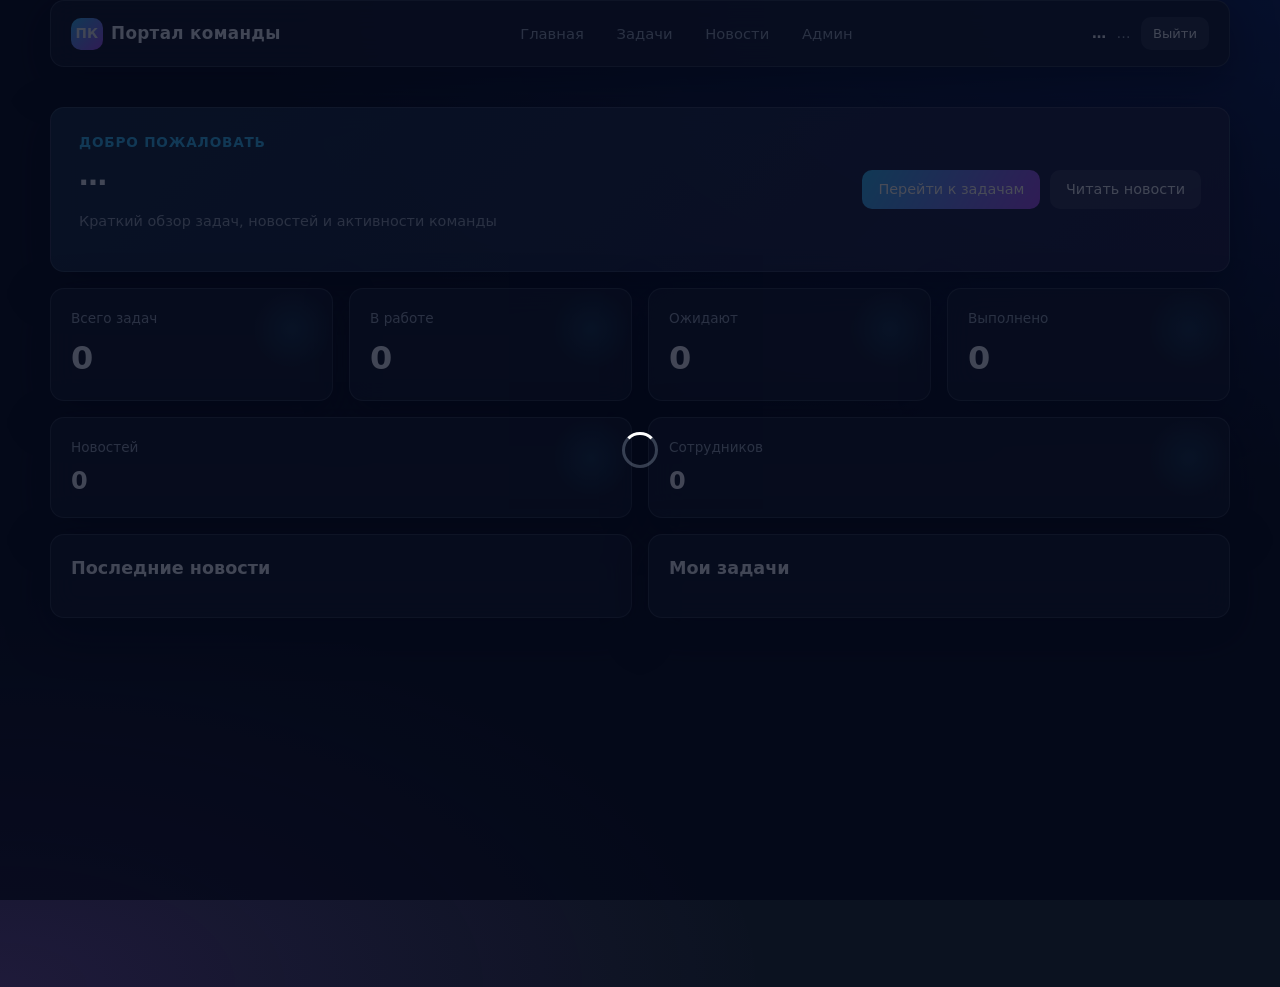
<file: public/index.html>
<!doctype html>
<html lang="ru">
<head>
  <meta charset="UTF-8">
  <meta name="viewport" content="width=device-width, initial-scale=1.0">
  <title>Главная — Портал команды</title>
  <link rel="stylesheet" href="assets/css/style.css">
</head>
<body data-page="home">
  <div id="globalLoader" class="loader hidden"><div class="spinner"></div></div>
  <div id="toastWrap" class="toast-wrap"></div>
  <header class="card header container">
    <div class="brand"><span class="brand-mark">ПК</span><span>Портал команды</span></div>
    <nav class="nav">
      <a data-page="home" href="index.html">Главная</a>
      <a data-page="tasks" href="tasks.html">Задачи</a>
      <a data-page="news" href="news.html">Новости</a>
      <a data-page="admin" id="adminLink" href="admin.html">Админ</a>
    </nav>
    <div class="user-bar">
      <span><strong id="currentUserName">…</strong></span>
      <span id="currentUserRole">…</span>
      <button id="logoutBtn" type="button" class="btn secondary btn-sm">Выйти</button>
    </div>
  </header>
  <main class="page">
    <div class="container">
      <section class="card welcome-hero">
        <div>
          <p class="welcome-label">Добро пожаловать</p>
          <h1 id="welcomeName">…</h1>
          <p class="muted">Краткий обзор задач, новостей и активности команды</p>
        </div>
        <div class="welcome-actions">
          <a class="btn" href="tasks.html">Перейти к задачам</a>
          <a class="btn secondary" href="news.html">Читать новости</a>
        </div>
      </section>

      <section class="grid stats">
        <article class="card stat-card"><h3>Всего задач</h3><p id="statTotal">0</p></article>
        <article class="card stat-card"><h3>В работе</h3><p id="statProgress">0</p></article>
        <article class="card stat-card"><h3>Ожидают</h3><p id="statPending">0</p></article>
        <article class="card stat-card"><h3>Выполнено</h3><p id="statCompleted">0</p></article>
      </section>

      <section class="grid stats secondary-stats">
        <article class="card stat-card compact"><h3>Новостей</h3><p id="statNews">0</p></article>
        <article class="card stat-card compact"><h3>Сотрудников</h3><p id="statUsers">0</p></article>
      </section>

      <section class="grid" style="grid-template-columns:repeat(auto-fit,minmax(300px,1fr))">
        <article class="card section-card">
          <h3>Последние новости</h3>
          <ul id="latestNews" class="feed-list"></ul>
        </article>
        <article class="card section-card">
          <h3>Мои задачи</h3>
          <ul id="myTasks" class="feed-list"></ul>
        </article>
      </section>
    </div>
  </main>
  <script type="module" src="assets/js/pages/dashboard.js"></script>
</body>
</html>
</file>
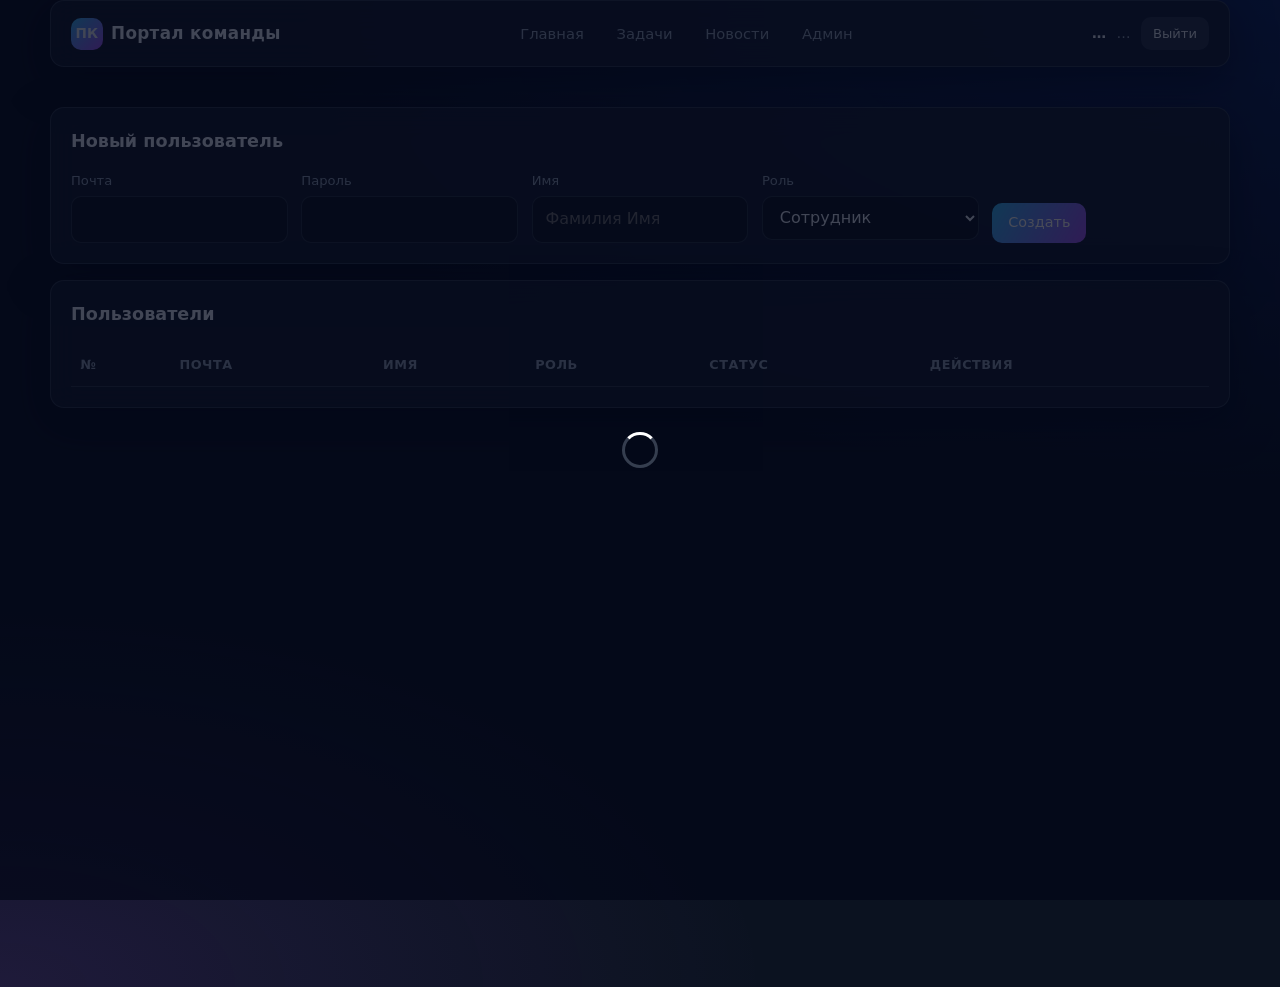
<file: public/admin.html>
<!doctype html>
<html lang="ru">
<head>
  <meta charset="UTF-8">
  <meta name="viewport" content="width=device-width, initial-scale=1.0">
  <title>Админ-панель — Портал команды</title>
  <link rel="stylesheet" href="assets/css/style.css">
</head>
<body data-page="admin">
  <div id="globalLoader" class="loader hidden"><div class="spinner"></div></div>
  <div id="toastWrap" class="toast-wrap"></div>
  <header class="card header container">
    <div class="brand"><span class="brand-mark">ПК</span><span>Портал команды</span></div>
    <nav class="nav">
      <a data-page="home" href="index.html">Главная</a>
      <a data-page="tasks" href="tasks.html">Задачи</a>
      <a data-page="news" href="news.html">Новости</a>
      <a data-page="admin" id="adminLink" href="admin.html">Админ</a>
    </nav>
    <div class="user-bar">
      <span><strong id="currentUserName">…</strong></span>
      <span id="currentUserRole">…</span>
      <button id="logoutBtn" type="button" class="btn secondary btn-sm">Выйти</button>
    </div>
  </header>
  <main class="page">
    <div class="container grid">
      <section class="card section-card">
        <h2>Новый пользователь</h2>
        <form id="createUserForm" class="form-grid" style="grid-template-columns:repeat(auto-fit,minmax(180px,1fr))">
          <div>
            <label for="userEmail">Почта</label>
            <input id="userEmail" name="email" type="email" required>
          </div>
          <div>
            <label for="userPassword">Пароль</label>
            <input id="userPassword" name="password" type="password" minlength="6" required>
          </div>
          <div>
            <label for="userName">Имя</label>
            <input id="userName" name="full_name" placeholder="Фамилия Имя">
          </div>
          <div>
            <label for="userRole">Роль</label>
            <select id="userRole" name="role">
              <option value="employee">Сотрудник</option>
              <option value="admin">Администратор</option>
            </select>
          </div>
          <div style="align-self:end">
            <button type="submit">Создать</button>
          </div>
        </form>
      </section>
      <section class="card section-card table-wrap">
        <h2>Пользователи</h2>
        <table>
          <thead>
            <tr>
              <th>№</th>
              <th>Почта</th>
              <th>Имя</th>
              <th>Роль</th>
              <th>Статус</th>
              <th>Действия</th>
            </tr>
          </thead>
          <tbody id="usersTableBody"></tbody>
        </table>
      </section>
    </div>
  </main>
  <script type="module" src="assets/js/pages/admin.js"></script>
</body>
</html>
</file>
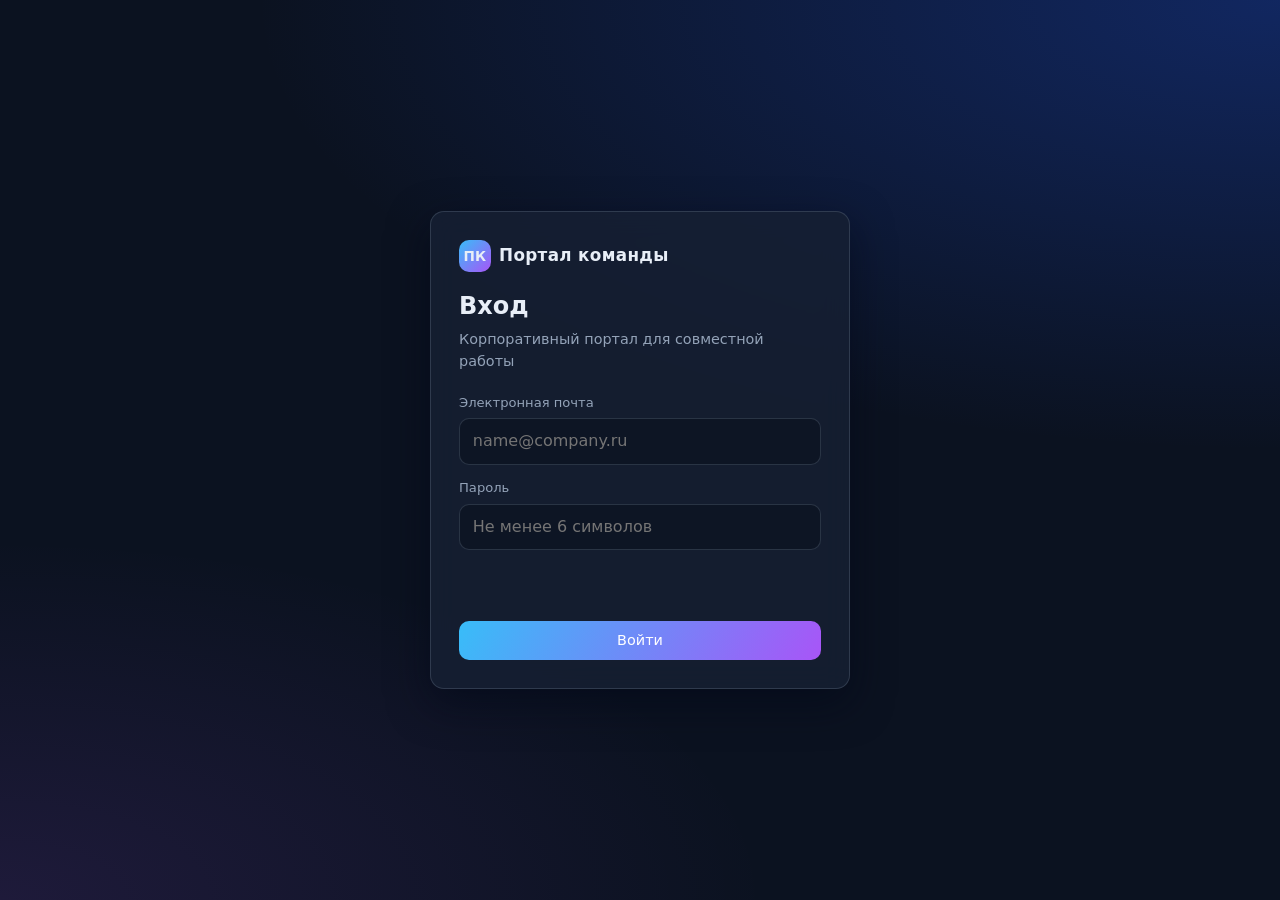
<file: public/login.html>
<!doctype html>
<html lang="ru">
<head>
  <meta charset="UTF-8">
  <meta name="viewport" content="width=device-width, initial-scale=1.0">
  <title>Вход — Портал команды</title>
  <link rel="stylesheet" href="assets/css/style.css">
</head>
<body>
  <div id="globalLoader" class="loader hidden"><div class="spinner"></div></div>
  <div id="toastWrap" class="toast-wrap"></div>
  <main class="login-wrap">
    <section class="card login-card">
      <div class="brand" style="margin-bottom:1rem">
        <span class="brand-mark">ПК</span>
        <span>Портал команды</span>
      </div>
      <h1>Вход</h1>
      <p class="muted subtitle">Корпоративный портал для совместной работы</p>
      <form id="loginForm" class="form-grid">
        <div>
          <label for="email">Электронная почта</label>
          <input id="email" name="email" type="email" placeholder="name@company.ru" required>
        </div>
        <div>
          <label for="password">Пароль</label>
          <input id="password" name="password" type="password" minlength="6" placeholder="Не менее 6 символов" required>
        </div>
        <p id="loginError" class="error-text"></p>
        <button type="submit">Войти</button>
      </form>
    </section>
  </main>
  <script type="module" src="assets/js/pages/login.js"></script>
</body>
</html>
</file>
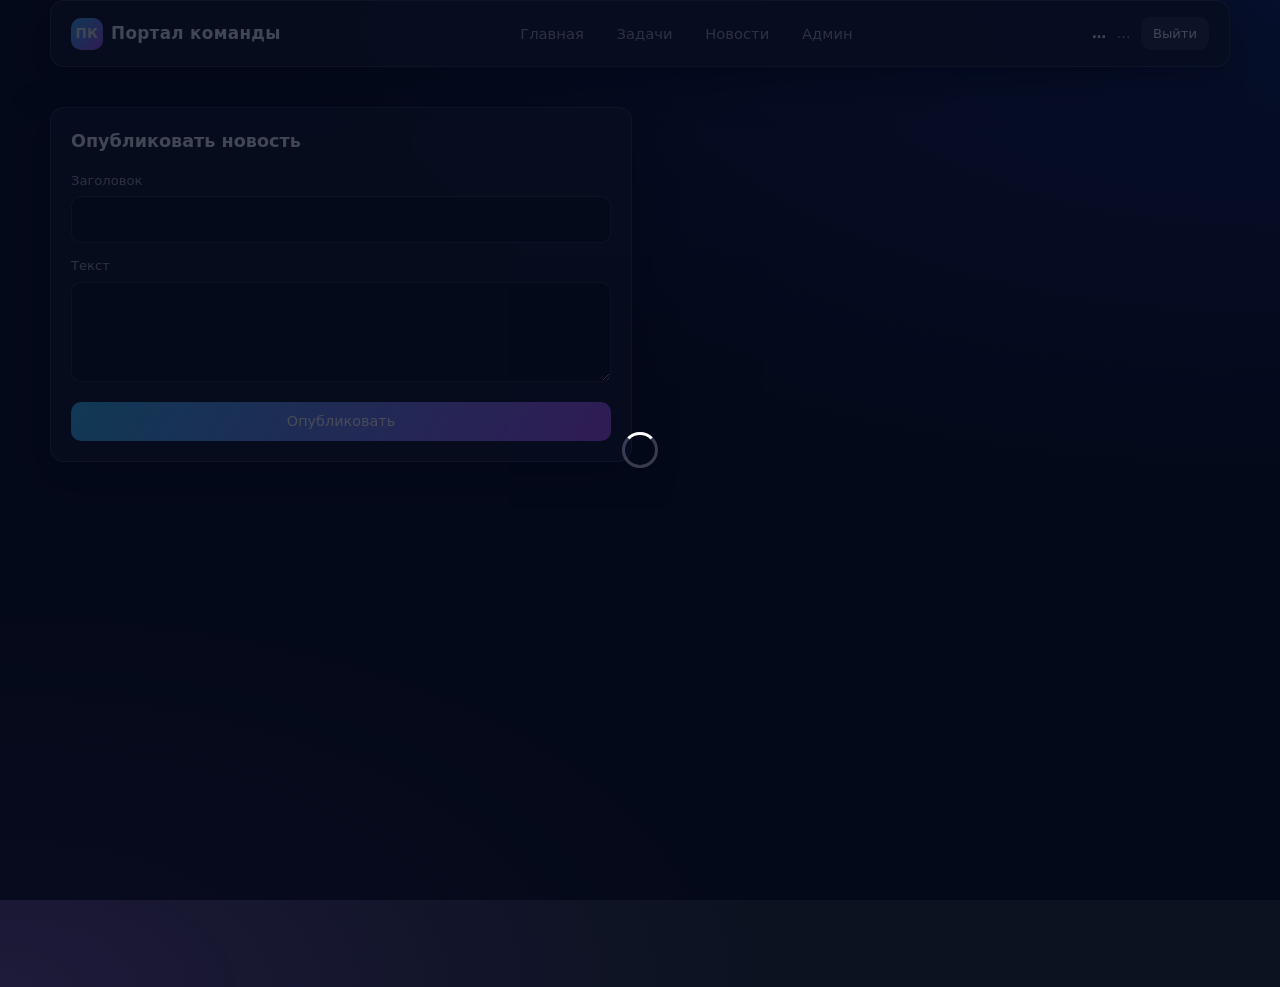
<file: public/news.html>
<!doctype html>
<html lang="ru">
<head>
  <meta charset="UTF-8">
  <meta name="viewport" content="width=device-width, initial-scale=1.0">
  <title>Новости — Портал команды</title>
  <link rel="stylesheet" href="assets/css/style.css">
</head>
<body data-page="news">
  <div id="globalLoader" class="loader hidden"><div class="spinner"></div></div>
  <div id="toastWrap" class="toast-wrap"></div>
  <header class="card header container">
    <div class="brand"><span class="brand-mark">ПК</span><span>Портал команды</span></div>
    <nav class="nav">
      <a data-page="home" href="index.html">Главная</a>
      <a data-page="tasks" href="tasks.html">Задачи</a>
      <a data-page="news" href="news.html">Новости</a>
      <a data-page="admin" id="adminLink" href="admin.html">Админ</a>
    </nav>
    <div class="user-bar">
      <span><strong id="currentUserName">…</strong></span>
      <span id="currentUserRole">…</span>
      <button id="logoutBtn" type="button" class="btn secondary btn-sm">Выйти</button>
    </div>
  </header>
  <main class="page">
    <div class="container grid" style="grid-template-columns:repeat(auto-fit,minmax(320px,1fr));align-items:start">
      <section class="card section-card">
        <h2>Опубликовать новость</h2>
        <form id="newsForm" class="form-grid">
          <div>
            <label for="newsTitle">Заголовок</label>
            <input id="newsTitle" name="title" required>
          </div>
          <div>
            <label for="newsContent">Текст</label>
            <textarea id="newsContent" name="content" required></textarea>
          </div>
          <button type="submit">Опубликовать</button>
        </form>
      </section>
      <section id="newsList" class="grid"></section>
    </div>
  </main>
  <script type="module" src="assets/js/pages/news.js"></script>
</body>
</html>
</file>
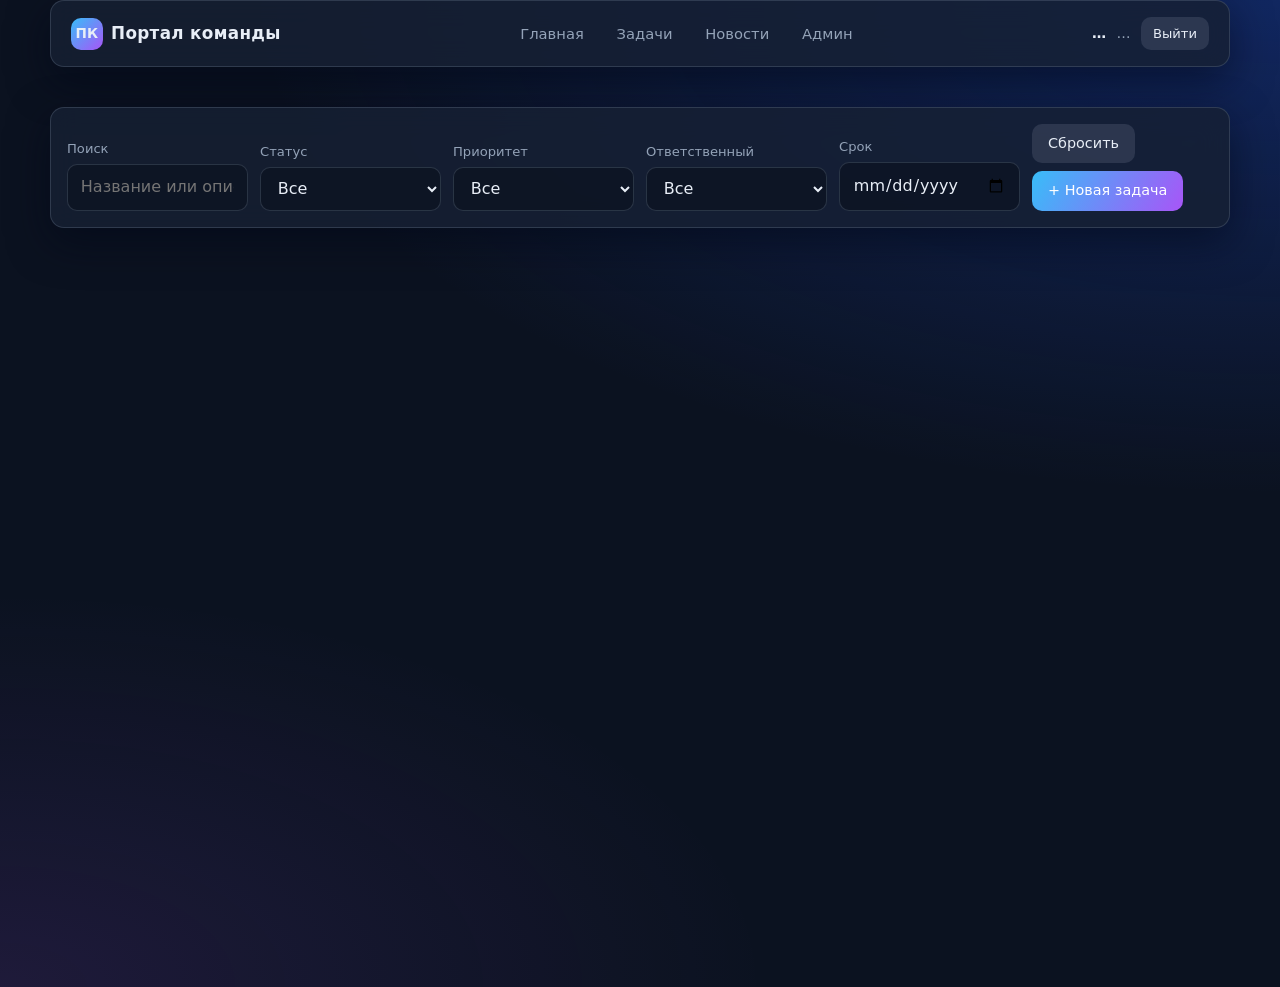
<file: public/tasks.html>
<!doctype html>
<html lang="ru">
<head>
  <meta charset="UTF-8">
  <meta name="viewport" content="width=device-width, initial-scale=1.0">
  <title>Задачи — Портал команды</title>
  <link rel="stylesheet" href="assets/css/style.css">
</head>
<body data-page="tasks">
  <div id="globalLoader" class="loader hidden"><div class="spinner"></div></div>
  <div id="toastWrap" class="toast-wrap"></div>
  <header class="card header container">
    <div class="brand"><span class="brand-mark">ПК</span><span>Портал команды</span></div>
    <nav class="nav">
      <a data-page="home" href="index.html">Главная</a>
      <a data-page="tasks" href="tasks.html">Задачи</a>
      <a data-page="news" href="news.html">Новости</a>
      <a data-page="admin" id="adminLink" href="admin.html">Админ</a>
    </nav>
    <div class="user-bar">
      <span><strong id="currentUserName">…</strong></span>
      <span id="currentUserRole">…</span>
      <button id="logoutBtn" type="button" class="btn secondary btn-sm">Выйти</button>
    </div>
  </header>
  <main class="page">
    <div class="container">
      <section class="card toolbar">
        <div>
          <label for="search">Поиск</label>
          <input id="search" name="search" form="filters" placeholder="Название или описание">
        </div>
        <form id="filters" class="toolbar" style="padding:0;margin:0;display:contents">
          <div>
            <label for="status">Статус</label>
            <select id="status" name="status">
              <option value="">Все</option>
              <option value="pending">Ожидает</option>
              <option value="in_progress">В работе</option>
              <option value="completed">Выполнена</option>
            </select>
          </div>
          <div>
            <label for="priority">Приоритет</label>
            <select id="priority" name="priority">
              <option value="">Все</option>
              <option value="low">Низкий</option>
              <option value="medium">Средний</option>
              <option value="high">Высокий</option>
            </select>
          </div>
          <div>
            <label for="assignee">Ответственный</label>
            <select id="assignee" name="assignee_id">
              <option value="">Все</option>
            </select>
          </div>
          <div>
            <label for="deadline">Срок</label>
            <input id="deadline" name="deadline" type="date">
          </div>
        </form>
        <div class="toolbar-actions">
          <button id="resetFilters" type="button" class="btn secondary">Сбросить</button>
          <button id="createTaskBtn" type="button">+ Новая задача</button>
        </div>
      </section>
      <section id="taskList" class="grid tasks"></section>
    </div>
  </main>

  <div id="taskModal" class="modal">
    <div class="card modal-box">
      <h2 id="modalTitle">Новая задача</h2>
      <form id="taskForm" class="form-grid">
        <input type="hidden" name="id">
        <div>
          <label for="title">Название</label>
          <input id="title" name="title" required>
        </div>
        <div>
          <label for="description">Описание</label>
          <textarea id="description" name="description"></textarea>
        </div>
        <div>
          <label for="assigneeInput">Ответственный</label>
          <select id="assigneeInput" name="assignee_id">
            <option value="">Не назначен</option>
          </select>
        </div>
        <div>
          <label for="deadlineInput">Крайний срок</label>
          <input id="deadlineInput" name="deadline" type="datetime-local">
        </div>
        <div>
          <label for="priorityInput">Приоритет</label>
          <select id="priorityInput" name="priority">
            <option value="low">Низкий</option>
            <option value="medium" selected>Средний</option>
            <option value="high">Высокий</option>
          </select>
        </div>
        <div>
          <label for="statusInput">Статус</label>
          <select id="statusInput" name="status">
            <option value="pending">Ожидает</option>
            <option value="in_progress">В работе</option>
            <option value="completed">Выполнена</option>
          </select>
        </div>
        <div class="toolbar-actions">
          <button type="submit">Сохранить</button>
          <button type="button" id="closeModal" class="btn secondary">Отмена</button>
        </div>
      </form>
    </div>
  </div>
  <script type="module" src="assets/js/pages/tasks.js"></script>
</body>
</html>
</file>
<file: public/assets/css/style.css>
:root {
  --bg: #0b1220;
  --bg-soft: #131c2e;
  --card: rgba(22, 32, 52, 0.82);
  --text: #e8eef7;
  --muted: #94a3b8;
  --border: rgba(148, 163, 184, 0.22);
  --primary: #38bdf8;
  --secondary: #a855f7;
  --success: #22c55e;
  --warning: #f59e0b;
  --danger: #ef4444;
  --shadow: 0 14px 40px rgba(2, 8, 23, 0.55);
  --radius: 14px;
}

* {
  box-sizing: border-box;
}

html,
body {
  margin: 0;
  padding: 0;
  font-family: 'Segoe UI', Inter, system-ui, sans-serif;
  background:
    radial-gradient(ellipse 80% 50% at 100% 0%, rgba(29, 78, 216, 0.35), transparent),
    radial-gradient(ellipse 60% 40% at 0% 100%, rgba(168, 85, 247, 0.12), transparent),
    var(--bg);
  color: var(--text);
  line-height: 1.5;
}

a {
  color: inherit;
  text-decoration: none;
}

.page {
  min-height: 100vh;
  padding: 1.25rem 1rem 2rem;
}

.container {
  max-width: 1180px;
  margin: 0 auto;
}

.card {
  background: var(--card);
  border: 1px solid var(--border);
  backdrop-filter: blur(14px);
  border-radius: var(--radius);
  box-shadow: var(--shadow);
}

.header {
  display: flex;
  flex-wrap: wrap;
  gap: 1rem;
  align-items: center;
  justify-content: space-between;
  padding: 0.9rem 1.25rem;
  margin-bottom: 1.25rem;
}

.brand {
  display: flex;
  align-items: center;
  gap: 0.5rem;
  font-weight: 700;
  font-size: 1.05rem;
  letter-spacing: 0.02em;
}

.brand-mark {
  width: 32px;
  height: 32px;
  border-radius: 10px;
  background: linear-gradient(135deg, var(--primary), var(--secondary));
  display: grid;
  place-items: center;
  font-size: 0.85rem;
}

.nav {
  display: flex;
  gap: 0.35rem;
  flex-wrap: wrap;
}

.nav a {
  padding: 0.45rem 0.85rem;
  border-radius: 10px;
  color: var(--muted);
  font-size: 0.92rem;
  transition: background 0.25s, color 0.25s;
}

.nav a:hover,
.nav a.active {
  color: #fff;
  background: rgba(56, 189, 248, 0.18);
}

.user-bar {
  display: flex;
  align-items: center;
  gap: 0.65rem;
  flex-wrap: wrap;
  font-size: 0.88rem;
  color: var(--muted);
}

.user-bar strong {
  color: var(--text);
  font-weight: 600;
}

.grid {
  display: grid;
  gap: 1rem;
}

.grid.stats {
  grid-template-columns: repeat(auto-fit, minmax(200px, 1fr));
  margin-bottom: 1rem;
}

.stat-card {
  padding: 1.15rem 1.25rem;
  position: relative;
  overflow: hidden;
}

.stat-card::after {
  content: '';
  position: absolute;
  top: 0;
  right: 0;
  width: 80px;
  height: 80px;
  background: radial-gradient(circle, rgba(56, 189, 248, 0.15), transparent 70%);
  pointer-events: none;
}

.stat-card h3 {
  margin: 0;
  font-size: 0.85rem;
  font-weight: 500;
  color: var(--muted);
}

.stat-card p {
  margin: 0.35rem 0 0;
  font-size: 2rem;
  font-weight: 700;
}

.stat-card.compact p {
  font-size: 1.5rem;
}

.secondary-stats {
  grid-template-columns: repeat(auto-fit, minmax(160px, 1fr));
  margin-bottom: 1rem;
}

.welcome-hero {
  display: flex;
  flex-wrap: wrap;
  align-items: center;
  justify-content: space-between;
  gap: 1.25rem;
  padding: 1.5rem 1.75rem;
  margin-bottom: 1rem;
  background:
    linear-gradient(135deg, rgba(56, 189, 248, 0.12), rgba(168, 85, 247, 0.1)),
    var(--card);
}

.welcome-hero h1 {
  margin: 0.15rem 0 0.5rem;
  font-size: 1.75rem;
}

.welcome-label {
  margin: 0;
  font-size: 0.85rem;
  color: var(--primary);
  font-weight: 600;
  text-transform: uppercase;
  letter-spacing: 0.06em;
}

.welcome-actions {
  display: flex;
  gap: 0.6rem;
  flex-wrap: wrap;
}

.welcome-actions .btn {
  text-decoration: none;
  display: inline-flex;
  align-items: center;
}

.feed-list {
  margin: 0;
  padding-left: 1.1rem;
}

.feed-list li {
  margin-bottom: 0.65rem;
  line-height: 1.45;
}

.feed-list li strong {
  font-weight: 600;
}

.section-card {
  padding: 1.25rem;
}

.section-card h2,
.section-card h3 {
  margin: 0 0 1rem;
  font-size: 1.1rem;
}

.section-card ul {
  margin: 0;
  padding-left: 1.1rem;
}

.section-card li {
  margin-bottom: 0.5rem;
}

.muted {
  color: var(--muted);
  font-size: 0.9rem;
}

label {
  display: block;
  font-size: 0.82rem;
  color: var(--muted);
  margin-bottom: 0.35rem;
}

input,
select,
textarea {
  width: 100%;
  border: 1px solid var(--border);
  border-radius: 10px;
  padding: 0.65rem 0.8rem;
  background: rgba(11, 18, 32, 0.65);
  color: var(--text);
  font: inherit;
  transition: border-color 0.2s, box-shadow 0.2s;
}

input:focus,
select:focus,
textarea:focus {
  outline: none;
  border-color: rgba(56, 189, 248, 0.55);
  box-shadow: 0 0 0 3px rgba(56, 189, 248, 0.12);
}

textarea {
  min-height: 100px;
  resize: vertical;
}

.form-grid {
  display: grid;
  gap: 0.85rem;
}

.toolbar {
  padding: 1rem;
  margin-bottom: 1rem;
  display: grid;
  gap: 0.75rem;
  grid-template-columns: repeat(auto-fit, minmax(160px, 1fr));
  align-items: end;
}

.toolbar-actions {
  display: flex;
  gap: 0.5rem;
  flex-wrap: wrap;
}

button,
.btn {
  border: none;
  border-radius: 10px;
  padding: 0.55rem 1rem;
  font: inherit;
  font-size: 0.9rem;
  cursor: pointer;
  color: #fff;
  background: linear-gradient(120deg, var(--primary), var(--secondary));
  transition: transform 0.2s, filter 0.2s;
}

button:hover,
.btn:hover {
  transform: translateY(-1px);
  filter: brightness(1.06);
}

.btn.secondary {
  background: rgba(148, 163, 184, 0.18);
  color: var(--text);
}

.btn.danger {
  background: linear-gradient(120deg, #dc2626, #f97316);
}

.btn-sm {
  padding: 0.4rem 0.75rem;
  font-size: 0.82rem;
}

.grid.tasks {
  grid-template-columns: repeat(auto-fill, minmax(280px, 1fr));
}

.task-card {
  padding: 1.15rem;
  display: grid;
  gap: 0.65rem;
  transition: transform 0.25s, border-color 0.25s;
}

.task-card:hover {
  transform: translateY(-2px);
  border-color: rgba(56, 189, 248, 0.35);
}

.task-card h3 {
  margin: 0;
  font-size: 1.05rem;
}

.task-meta {
  display: flex;
  flex-wrap: wrap;
  gap: 0.4rem;
}

.task-actions {
  display: flex;
  flex-wrap: wrap;
  gap: 0.4rem;
  margin-top: 0.25rem;
}

.badge {
  display: inline-flex;
  align-items: center;
  padding: 0.2rem 0.55rem;
  border-radius: 999px;
  font-size: 0.75rem;
  font-weight: 600;
}

.badge.pending {
  background: rgba(245, 158, 11, 0.2);
  color: #fcd34d;
}

.badge.in_progress {
  background: rgba(56, 189, 248, 0.2);
  color: #7dd3fc;
}

.badge.completed {
  background: rgba(34, 197, 94, 0.2);
  color: #86efac;
}

.badge.low {
  background: rgba(148, 163, 184, 0.2);
  color: #cbd5e1;
}

.badge.medium {
  background: rgba(168, 85, 247, 0.22);
  color: #d8b4fe;
}

.badge.high {
  background: rgba(239, 68, 68, 0.22);
  color: #fca5a5;
}

.badge.role-admin {
  background: rgba(168, 85, 247, 0.22);
  color: #e9d5ff;
}

.badge.role-employee {
  background: rgba(56, 189, 248, 0.18);
  color: #bae6fd;
}

.news-card {
  padding: 1.2rem;
  display: grid;
  gap: 0.6rem;
}

.news-card h3 {
  margin: 0;
  font-size: 1.15rem;
}

.table-wrap {
  overflow-x: auto;
}

table {
  width: 100%;
  border-collapse: collapse;
  font-size: 0.9rem;
}

th,
td {
  padding: 0.75rem 0.6rem;
  text-align: left;
  border-bottom: 1px solid var(--border);
}

th {
  color: var(--muted);
  font-weight: 600;
  font-size: 0.8rem;
  text-transform: uppercase;
  letter-spacing: 0.04em;
}

.login-wrap {
  min-height: 100vh;
  display: grid;
  place-items: center;
  padding: 1.5rem;
}

.login-card {
  width: min(420px, 100%);
  padding: 1.75rem;
}

.login-card h1 {
  margin: 0 0 0.35rem;
  font-size: 1.5rem;
}

.login-card .subtitle {
  margin: 0 0 1.25rem;
}

.error-text {
  color: #fca5a5;
  font-size: 0.85rem;
  min-height: 1.2em;
}

.modal {
  position: fixed;
  inset: 0;
  background: rgba(2, 6, 23, 0.75);
  display: none;
  align-items: center;
  justify-content: center;
  z-index: 30;
  padding: 1rem;
}

.modal.open {
  display: flex;
  animation: fadeIn 0.25s ease;
}

.modal-box {
  width: min(560px, 100%);
  max-height: 90vh;
  overflow-y: auto;
  padding: 1.25rem;
}

.modal-box h2 {
  margin: 0 0 1rem;
  font-size: 1.2rem;
}

.toast-wrap {
  position: fixed;
  right: 1rem;
  bottom: 1rem;
  display: grid;
  gap: 0.5rem;
  z-index: 50;
}

.toast {
  padding: 0.75rem 1rem;
  border-radius: 10px;
  color: #fff;
  box-shadow: var(--shadow);
  font-size: 0.9rem;
  animation: slideIn 0.3s ease;
}

.toast.success {
  background: linear-gradient(120deg, #15803d, #22c55e);
}

.toast.error {
  background: linear-gradient(120deg, #b91c1c, #ef4444);
}

.loader {
  position: fixed;
  inset: 0;
  background: rgba(2, 6, 23, 0.72);
  display: grid;
  place-items: center;
  z-index: 60;
}

.spinner {
  width: 36px;
  height: 36px;
  border: 3px solid rgba(148, 163, 184, 0.35);
  border-top-color: #fff;
  border-radius: 50%;
  animation: spin 0.9s linear infinite;
}

.hidden {
  display: none !important;
}

.empty-state {
  text-align: center;
  padding: 2rem 1rem;
  color: var(--muted);
}

@keyframes spin {
  to {
    transform: rotate(360deg);
  }
}

@keyframes fadeIn {
  from {
    opacity: 0;
    transform: translateY(8px);
  }
  to {
    opacity: 1;
    transform: none;
  }
}

@keyframes slideIn {
  from {
    opacity: 0;
    transform: translateX(12px);
  }
  to {
    opacity: 1;
    transform: none;
  }
}

::-webkit-scrollbar {
  width: 9px;
  height: 9px;
}

::-webkit-scrollbar-thumb {
  background: rgba(56, 189, 248, 0.35);
  border-radius: 999px;
}

@media (max-width: 720px) {
  .header {
    flex-direction: column;
    align-items: flex-start;
  }

  .nav {
    width: 100%;
  }
}
</file>
